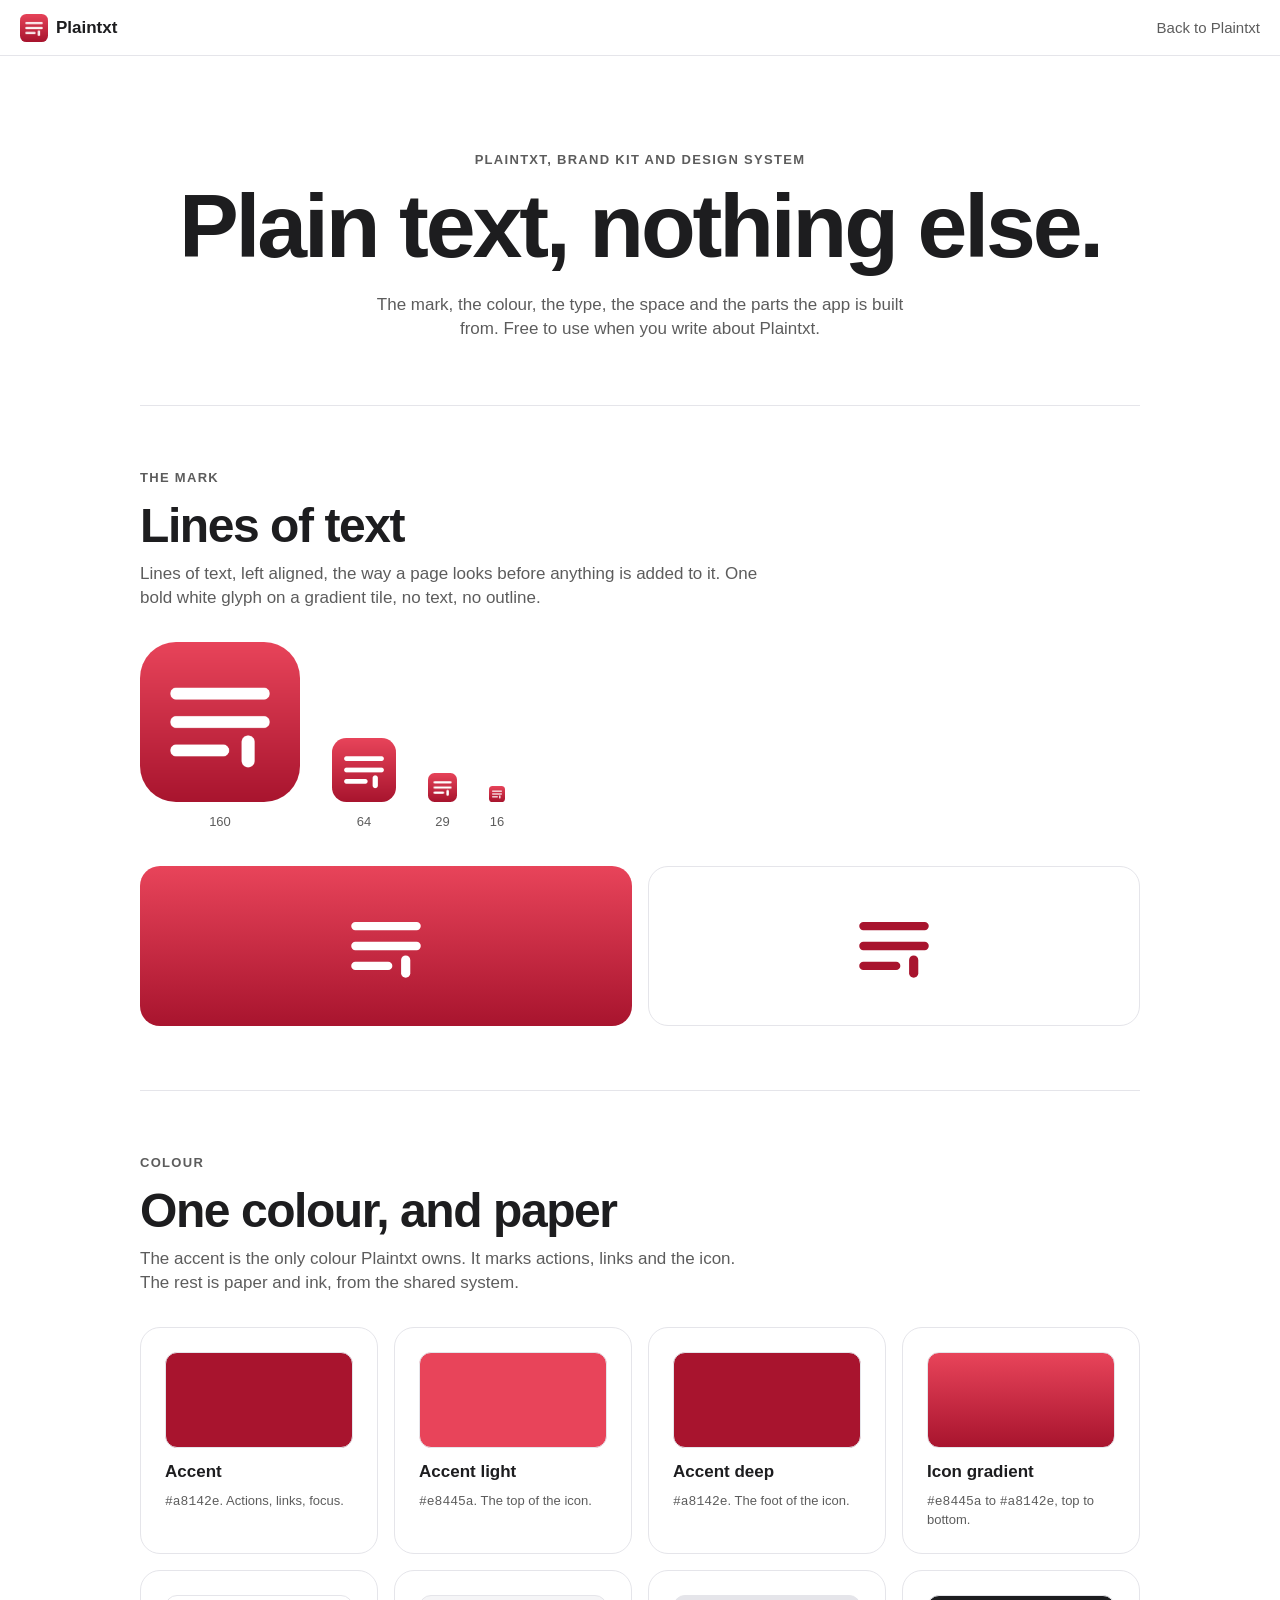
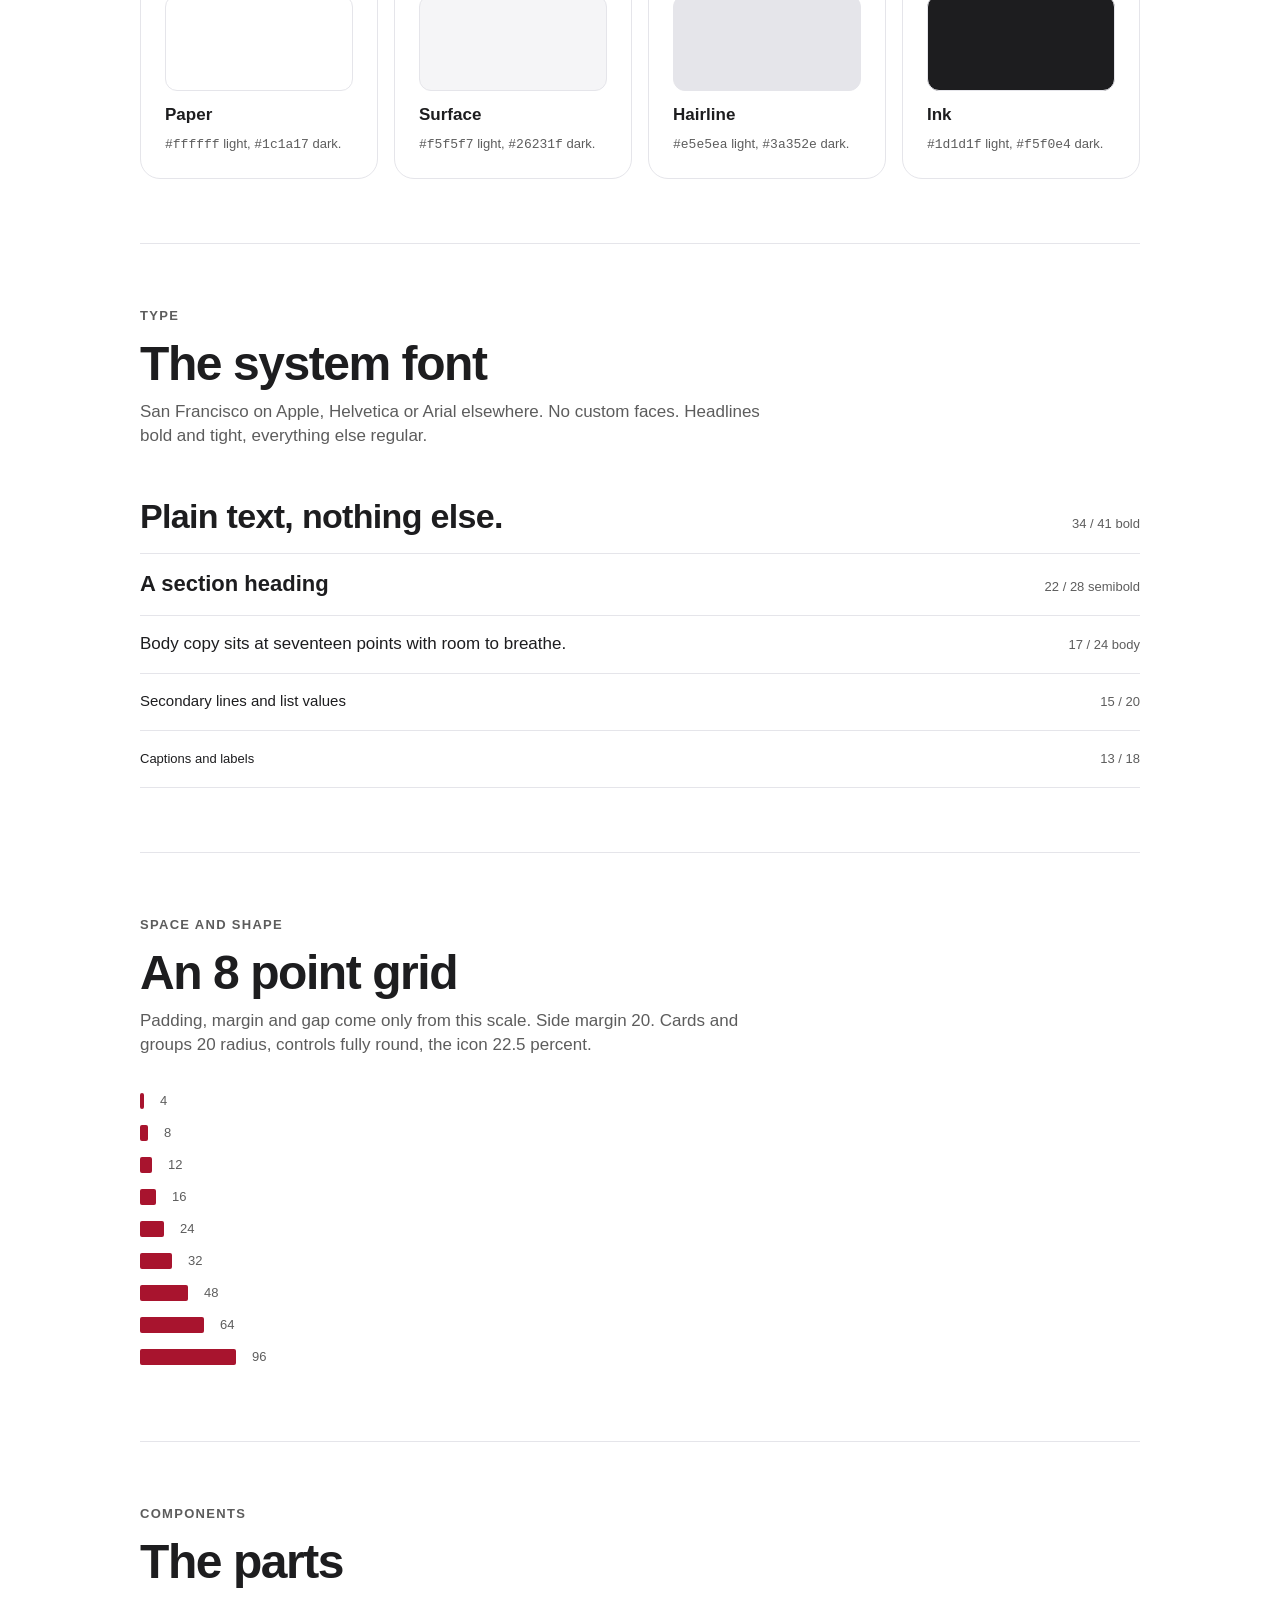
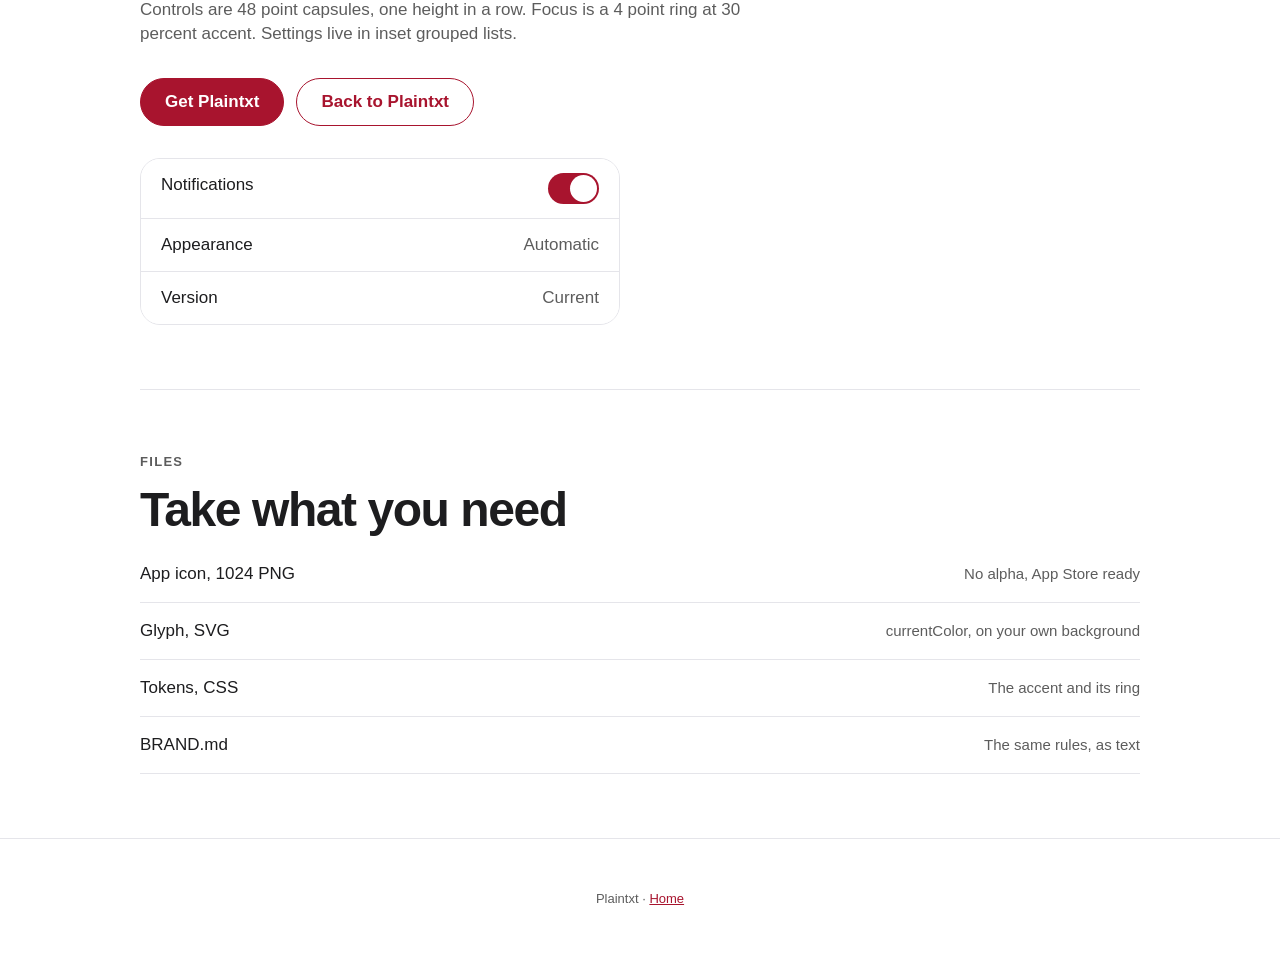
<file: landing/brand/index.html>
<!doctype html>
<html lang="en">
<head>
<meta charset="utf-8">
<meta name="viewport" content="width=device-width, initial-scale=1">
<title>Plaintxt brand kit</title>
<meta name="description" content="Plaintxt's mark, colour, type, space and components, in one page.">
<meta name="theme-color" content="#ffffff">
<link rel="icon" href="icon-1024.png">
<style>
@import url("https://jaybulb.com/tokens.css");
@import url("tokens.css");
/* written by make_brand_page.py; white paper in light mode, the shared tokens in dark */
@media (prefers-color-scheme: light) { :root { --color-bg: #fff; --color-bg2: #f5f5f7; --color-hairline: #e5e5ea; } }
:root { --a: #a8142e; --a-light: #e8445a; --a-deep: #a8142e; --a-solid: #a8142e; --a-link: #a8142e; --ink: var(--color-text, #1d1d1f); --paper: var(--color-bg, #fff); --surface: var(--color-bg2, #f5f5f7); --line: var(--color-hairline, #e5e5ea); --sub: var(--color-secondary, rgba(0,0,0,.64)); }
@media (prefers-color-scheme: dark) { :root { --a-link: #e8445a; } }
* { box-sizing: border-box; margin: 0; padding: 0; }
body { font-family: -apple-system, BlinkMacSystemFont, "SF Pro Text", "Helvetica Neue", Helvetica, Arial, sans-serif; font-size: 17px; line-height: 24px; color: var(--ink); background: var(--paper); -webkit-font-smoothing: antialiased; }
a { color: var(--a-link); }
.wrap { max-width: 1040px; margin: 0 auto; padding: 0 20px; }
.nav { position: sticky; top: 0; z-index: 5; display: flex; align-items: center; justify-content: space-between; height: 56px; padding: 0 20px; background: color-mix(in srgb, var(--paper) 88%, transparent); backdrop-filter: blur(16px); -webkit-backdrop-filter: blur(16px); border-bottom: 1px solid var(--line); }
.nav a { display: flex; align-items: center; gap: 8px; font-weight: 700; color: var(--ink); text-decoration: none; }
.nav img { width: 28px; height: 28px; border-radius: 22.5%; }
.nav .back { font-weight: 500; color: var(--sub); font-size: 15px; }
.label { font-size: 13px; line-height: 16px; font-weight: 600; letter-spacing: .1em; text-transform: uppercase; color: var(--sub); margin-bottom: 16px; }
header { padding: 96px 0 64px; text-align: center; }
h1 { font-size: clamp(44px, 7vw, 96px); line-height: .95; font-weight: 700; letter-spacing: -.035em; text-wrap: balance; }
header p:last-child { max-width: 560px; margin: 24px auto 0; color: var(--sub); }
section { padding: 64px 0; border-top: 1px solid var(--line); }
h2 { font-size: clamp(32px, 4vw, 48px); line-height: 1; font-weight: 700; letter-spacing: -.03em; margin-bottom: 12px; }
.intro { color: var(--sub); max-width: 620px; margin-bottom: 32px; }
.grid { display: grid; gap: 16px; grid-template-columns: repeat(auto-fill, minmax(200px, 1fr)); }
.card { border: 1px solid var(--line); border-radius: 20px; padding: 24px; background: var(--paper); }
.card small { display: block; color: var(--sub); font-size: 13px; line-height: 18px; margin-top: 8px; }
code { font: 13px/18px ui-monospace, SFMono-Regular, Menlo, monospace; }
.marks { display: flex; flex-wrap: wrap; align-items: flex-end; gap: 32px; }
.marks figure { text-align: center; }
.marks img { display: block; border-radius: 22.5%; margin: 0 auto 8px; }
.marks figcaption { font-size: 13px; color: var(--sub); }
.mark-on { display: grid; grid-template-columns: 1fr 1fr; gap: 16px; margin-top: 32px; }
.mark-on div { height: 160px; border-radius: 20px; display: grid; place-items: center; border: 1px solid var(--line); }
.mark-on i { display: block; width: 112px; height: 112px; background: currentColor; -webkit-mask: url(mark.svg) center / contain no-repeat; mask: url(mark.svg) center / contain no-repeat; }
.mark-on .on-accent { background: linear-gradient(var(--a-light), var(--a-deep)); color: #fff; border: 0; }
.mark-on .on-paper { color: var(--a-link); }
.sw { height: 96px; border-radius: 12px; margin-bottom: 12px; border: 1px solid var(--line); }
.type p { border-bottom: 1px solid var(--line); padding: 16px 0; display: flex; justify-content: space-between; align-items: baseline; gap: 16px; }
.type p span:last-child { color: var(--sub); font-size: 13px; white-space: nowrap; }
.t34 { font-size: 34px; line-height: 41px; font-weight: 700; letter-spacing: -.02em; } .t22 { font-size: 22px; line-height: 28px; font-weight: 600; } .t15 { font-size: 15px; line-height: 20px; } .t13 { font-size: 13px; line-height: 18px; }
.space div { display: flex; align-items: center; gap: 16px; margin-bottom: 8px; font-size: 13px; color: var(--sub); }
.space b { display: block; height: 16px; background: var(--a); border-radius: 2px; }
.row { display: flex; flex-wrap: wrap; gap: 12px; align-items: center; }
.btn { height: 48px; padding: 0 24px; border-radius: 999px; display: inline-flex; align-items: center; font-weight: 600; font-size: 17px; text-decoration: none; border: 1px solid var(--a-solid); white-space: nowrap; }
.btn-solid { background: var(--a-solid); color: #ffffff; }
.btn-ghost { background: var(--paper); color: var(--a-link); border-color: var(--a-link); }
.btn:focus-visible { outline: 4px solid color-mix(in srgb, var(--a) 30%, transparent); outline-offset: 2px; }
.list { margin-top: 32px; border: 1px solid var(--line); border-radius: 20px; overflow: hidden; max-width: 480px; }
.list div { display: flex; justify-content: space-between; padding: 14px 20px; border-bottom: 1px solid var(--line); background: var(--paper); }
.list div:last-child { border-bottom: 0; }
.list span:last-child { color: var(--sub); }
.tog { width: 51px; height: 31px; border-radius: 999px; background: var(--a-solid); position: relative; }
.tog::after { content: ""; position: absolute; top: 2px; right: 2px; width: 27px; height: 27px; border-radius: 50%; background: #fff; }
.files a { display: flex; justify-content: space-between; gap: 16px; padding: 16px 0; border-bottom: 1px solid var(--line); color: var(--ink); text-decoration: none; }
.files a span:last-child { color: var(--sub); font-size: 15px; text-align: right; }
.files a:hover span:first-child { color: var(--a-link); }
footer { padding: 48px 0; text-align: center; font-size: 13px; color: var(--sub); border-top: 1px solid var(--line); }
@media (max-width: 600px) { .mark-on { grid-template-columns: 1fr; } .type p { flex-direction: column; gap: 4px; } }
</style>
</head>
<body>
<nav class="nav" aria-label="Main"><a href="/"><img src="icon-1024.png" alt="">Plaintxt</a><a class="back" href="/">Back to Plaintxt</a></nav>
<main class="wrap">
  <header>
    <p class="label">Plaintxt, brand kit and design system</p>
    <h1>Plain text, nothing else.</h1>
    <p>The mark, the colour, the type, the space and the parts the app is built from. Free to use when you write about Plaintxt.</p>
  </header>

  <section aria-labelledby="mark-h">
    <p class="label">The mark</p>
    <h2 id="mark-h">Lines of text</h2>
    <p class="intro">Lines of text, left aligned, the way a page looks before anything is added to it. One bold white glyph on a gradient tile, no text, no outline.</p>
    <div class="marks">
      <figure><img src="icon-1024.png" width="160" height="160" alt="The Plaintxt icon at 160 pixels"><figcaption>160</figcaption></figure>
      <figure><img src="icon-1024.png" width="64" height="64" alt="The Plaintxt icon at 64 pixels"><figcaption>64</figcaption></figure>
      <figure><img src="icon-1024.png" width="29" height="29" alt="The Plaintxt icon at 29 pixels"><figcaption>29</figcaption></figure>
      <figure><img src="icon-1024.png" width="16" height="16" alt="The Plaintxt icon at 16 pixels"><figcaption>16</figcaption></figure>
    </div>
    <div class="mark-on">
      <div class="on-accent"><i role="img" aria-label="The glyph on the gradient tile"></i></div>
      <div class="on-paper"><i role="img" aria-label="The glyph in the accent on paper"></i></div>
    </div>
  </section>

  <section aria-labelledby="colour-h">
    <p class="label">Colour</p>
    <h2 id="colour-h">One colour, and paper</h2>
    <p class="intro">The accent is the only colour Plaintxt owns. It marks actions, links and the icon. The rest is paper and ink, from the shared system.</p>
    <div class="grid">
      <div class="card"><div class="sw" style="background:#a8142e"></div><b>Accent</b><small><code>#a8142e</code>. Actions, links, focus.</small></div>
      <div class="card"><div class="sw" style="background:#e8445a"></div><b>Accent light</b><small><code>#e8445a</code>. The top of the icon.</small></div>
      <div class="card"><div class="sw" style="background:#a8142e"></div><b>Accent deep</b><small><code>#a8142e</code>. The foot of the icon.</small></div>
      <div class="card"><div class="sw" style="background:linear-gradient(#e8445a,#a8142e)"></div><b>Icon gradient</b><small><code>#e8445a</code> to <code>#a8142e</code>, top to bottom.</small></div>
      <div class="card"><div class="sw" style="background:#fff"></div><b>Paper</b><small><code>#ffffff</code> light, <code>#1c1a17</code> dark.</small></div>
      <div class="card"><div class="sw" style="background:#f5f5f7"></div><b>Surface</b><small><code>#f5f5f7</code> light, <code>#26231f</code> dark.</small></div>
      <div class="card"><div class="sw" style="background:#e5e5ea"></div><b>Hairline</b><small><code>#e5e5ea</code> light, <code>#3a352e</code> dark.</small></div>
      <div class="card"><div class="sw" style="background:#1d1d1f"></div><b>Ink</b><small><code>#1d1d1f</code> light, <code>#f5f0e4</code> dark.</small></div>
    </div>
  </section>

  <section aria-labelledby="type-h">
    <p class="label">Type</p>
    <h2 id="type-h">The system font</h2>
    <p class="intro">San Francisco on Apple, Helvetica or Arial elsewhere. No custom faces. Headlines bold and tight, everything else regular.</p>
    <div class="type">
      <p><span class="t34">Plain text, nothing else.</span><span>34 / 41 bold</span></p>
      <p><span class="t22">A section heading</span><span>22 / 28 semibold</span></p>
      <p><span>Body copy sits at seventeen points with room to breathe.</span><span>17 / 24 body</span></p>
      <p><span class="t15">Secondary lines and list values</span><span>15 / 20</span></p>
      <p><span class="t13">Captions and labels</span><span>13 / 18</span></p>
    </div>
  </section>

  <section aria-labelledby="space-h">
    <p class="label">Space and shape</p>
    <h2 id="space-h">An 8 point grid</h2>
    <p class="intro">Padding, margin and gap come only from this scale. Side margin 20. Cards and groups 20 radius, controls fully round, the icon 22.5 percent.</p>
    <div class="space">
      <div><b style="width:4px"></b>4</div><div><b style="width:8px"></b>8</div><div><b style="width:12px"></b>12</div><div><b style="width:16px"></b>16</div>
      <div><b style="width:24px"></b>24</div><div><b style="width:32px"></b>32</div><div><b style="width:48px"></b>48</div><div><b style="width:64px"></b>64</div><div><b style="width:96px"></b>96</div>
    </div>
  </section>

  <section aria-labelledby="parts-h">
    <p class="label">Components</p>
    <h2 id="parts-h">The parts</h2>
    <p class="intro">Controls are 48 point capsules, one height in a row. Focus is a 4 point ring at 30 percent accent. Settings live in inset grouped lists.</p>
    <div class="row">
      <a class="btn btn-solid" href="/">Get Plaintxt</a>
      <a class="btn btn-ghost" href="/">Back to Plaintxt</a>
    </div>
    <div class="list" aria-hidden="true">
      <div><span>Notifications</span><span class="tog"></span></div>
      <div><span>Appearance</span><span>Automatic</span></div>
      <div><span>Version</span><span>Current</span></div>
    </div>
  </section>

  <section aria-labelledby="files-h">
    <p class="label">Files</p>
    <h2 id="files-h">Take what you need</h2>
    <div class="files">
      <a href="icon-1024.png" download><span>App icon, 1024 PNG</span><span>No alpha, App Store ready</span></a>
      <a href="mark.svg" download><span>Glyph, SVG</span><span>currentColor, on your own background</span></a>
      <a href="tokens.css" download><span>Tokens, CSS</span><span>The accent and its ring</span></a>
      <a href="https://github.com/nulljosh/plaintxt/blob/main/brand/BRAND.md"><span>BRAND.md</span><span>The same rules, as text</span></a>
    </div>
  </section>
</main>
<footer>Plaintxt &middot; <a href="/">Home</a></footer>
</body>
</html>
</file>
